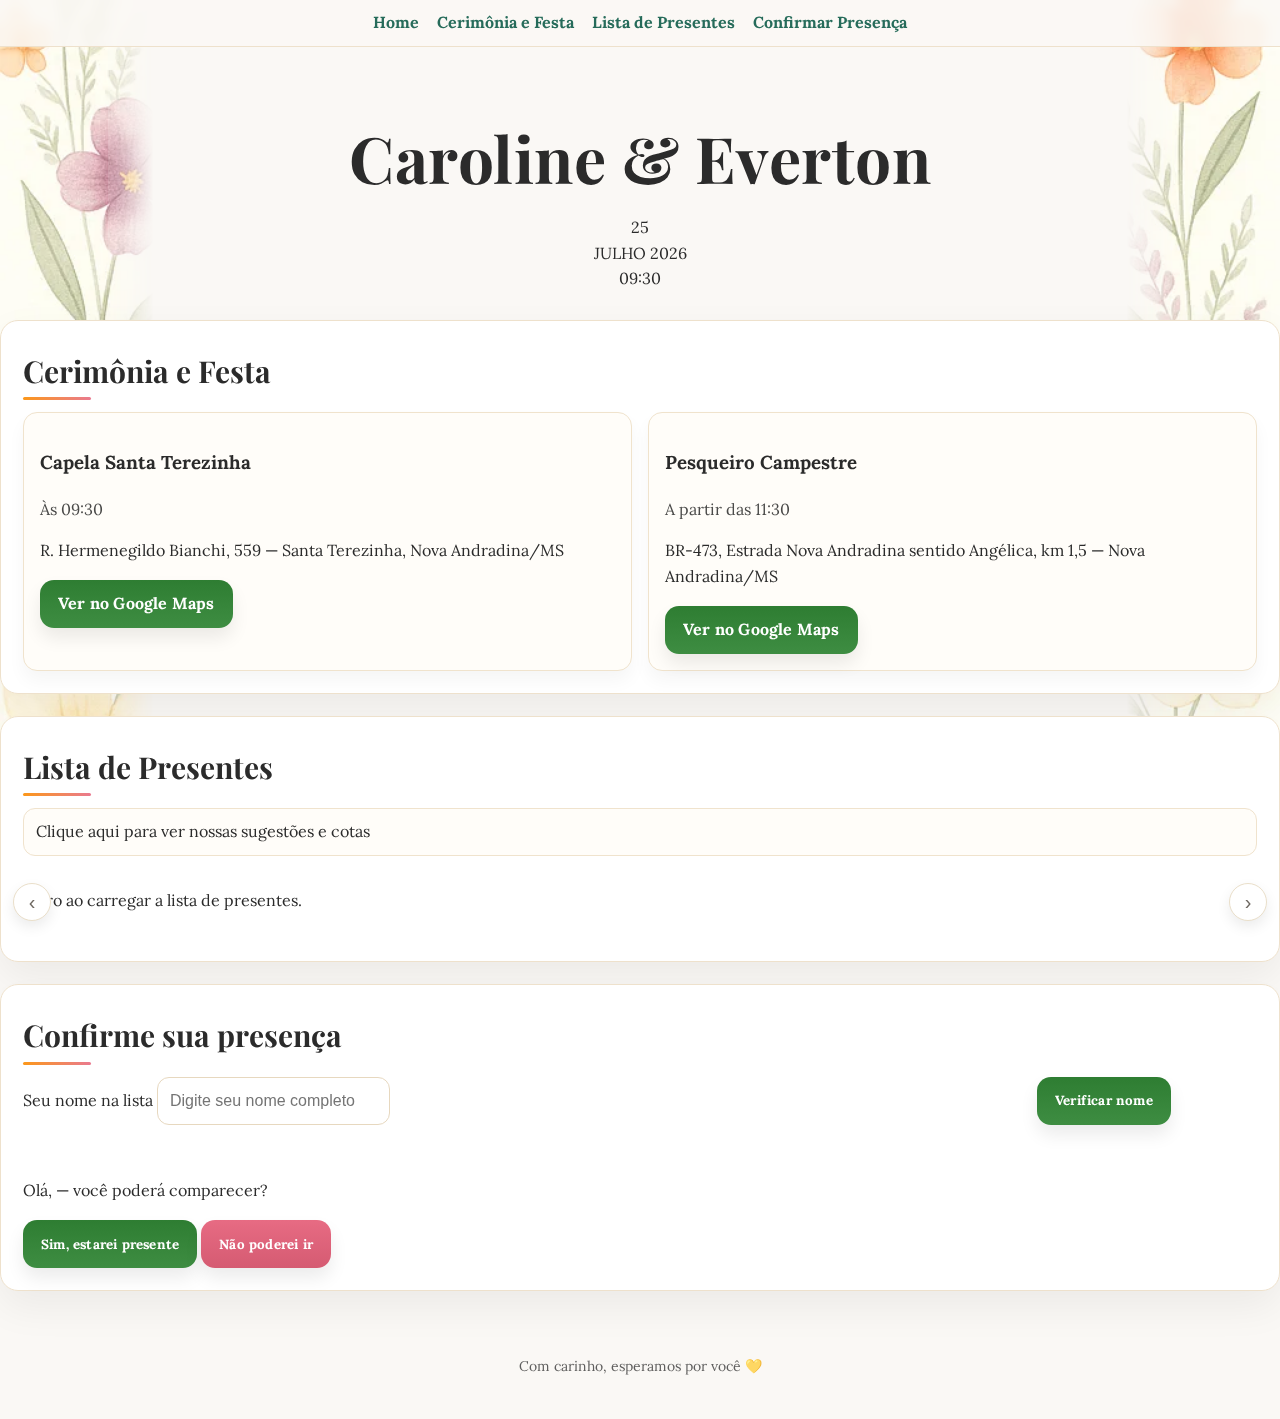
<file: index.html>
<!DOCTYPE html>
<html lang="pt-BR">
<head>
  <meta charset="utf-8" />
  <meta name="viewport" content="width=device-width, initial-scale=1" />
  <title>Everton & Caroline</title>

  <!-- Fonts -->
  <link href="https://fonts.googleapis.com/css2?family=Lora:wght@400;600&family=Playfair+Display:wght@500;700&display=swap" rel="stylesheet">
  <link rel="preload" as="image" href="/assets/fundo-casamento.webp" type="image/webp">
  <link rel="stylesheet" href="style.css" />
</head>
<body>

  <!-- Navegação fixa -->
  <nav class="topbar">
    <a href="#home">Home</a>
    <a href="#cerimonia">Cerimônia e Festa</a>
    <a href="#presentes">Lista de Presentes</a>
    <a href="#rsvp">Confirmar Presença</a>
  </nav>

  <!-- HERO / CABEÇALHO -->
<section class="hero">
  <h1 class="noivos">
    <span class="noiva">Caroline</span>
    <span class="e">&</span>
    <span class="noivo">Everton</span>
  </h1>

  <div class="data-badge" aria-label="Data do casamento">
    <span class="dia">25</span>
    <div class="miolo">
      <span class="mes">JULHO</span>
      <span class="ano">2026</span>
    </div>
    <span class="hora">09:30</span>
  </div>
</section>


    <!-- CERIMÔNIA E FESTA -->
    <section id="cerimonia" class="card">
      <h2 class="titulo-secao">Cerimônia e Festa</h2>

      <div class="grid-2">
        <div class="local-card">
          <h3>Capela Santa Terezinha</h3>
          <p class="sub">Às 09:30</p>
          <p>R. Hermenegildo Bianchi, 559 — Santa Terezinha, Nova Andradina/MS</p>
          <a class="btn btn-laranja" target="_blank" href="https://maps.google.com/?q=R.+Hermenegildo+Bianchi,+559,+Nova+Andradina,+MS">
            Ver no Google Maps
          </a>
        </div>

        <div class="local-card">
          <h3>Pesqueiro Campestre</h3>
          <p class="sub">A partir das 11:30</p>
          <p>BR-473, Estrada Nova Andradina sentido Angélica, km 1,5 — Nova Andradina/MS</p>
          <a class="btn btn-roxo" target="_blank" href="https://maps.google.com/?q=Pesqueiro+Campestre+Nova+Andradina+MS">
            Ver no Google Maps
          </a>
        </div>
      </div>
    </section>

    <!-- LISTA DE PRESENTES -->
    <section id="presentes" class="card">
      <h2 class="titulo-secao">Lista de Presentes</h2>

      <details class="lista-detalhes">
        <summary>Clique aqui para ver nossas sugestões e cotas</summary>
        <p class="subtle">
          Preparamos algumas sugestões com muito carinho para quem quiser nos presentear!
        </p>
      </details>

      <div class="carrossel-wrap">
        <button class="seta esquerda" aria-label="rolar para esquerda">‹</button>

        <div class="carrossel" id="carrossel-presentes" tabindex="0" aria-label="lista de presentes">
          <div class="presente">
            <img src="https://images.unsplash.com/photo-1580910051074-3eb694886505?q=80&w=640&auto=format&fit=crop" alt="Liquidificador">
            <h4>Liquidificador</h4>
            <p class="valor">Valor referência: R$ 199,00</p>
            <a class="btn btn-principal" href="#" target="_blank">Comprar na Loja</a>
          </div>

          <div class="presente">
            <img src="https://images.unsplash.com/photo-1601447182659-722fdce0f7b2?q=80&w=640&auto=format&fit=crop" alt="Jogo de Jantar">
            <h4>Jogo de Jantar</h4>
            <p class="valor">Valor referência: R$ 349,00</p>
            <a class="btn btn-amarelo" href="#" target="_blank">Comprar na Loja</a>
          </div>

          <div class="presente">
            <img src="https://images.unsplash.com/photo-1560343090-f0409e92791a?q=80&w=640&auto=format&fit=crop" alt="Panela">
            <h4>Panela</h4>
            <p class="valor">Valor referência: R$ 259,00</p>
            <a class="btn btn-rosa" href="#" target="_blank">Comprar na Loja</a>
          </div>

          <!-- Exemplos adicionais -->
          <div class="presente">
            <img src="https://images.unsplash.com/photo-1524758631624-e2822e304c36?q=80&w=640&auto=format&fit=crop" alt="Jogo de Toalhas">
            <h4>Jogo de Toalhas</h4>
            <p class="valor">Valor referência: R$ 189,00</p>
            <a class="btn btn-principal" href="#" target="_blank">Comprar na Loja</a>
          </div>

          <div class="presente">
            <img src="https://images.unsplash.com/photo-1582582621959-48d3a8d24b9e?q=80&w=640&auto=format&fit=crop" alt="Cafeteira">
            <h4>Cafeteira</h4>
            <p class="valor">Valor referência: R$ 329,00</p>
            <a class="btn btn-laranja" href="#" target="_blank">Comprar na Loja</a>
          </div>
        </div>

        <button class="seta direita" aria-label="rolar para direita">›</button>
      </div>
    </section>

    <!-- RSVP -->
    <section id="rsvp" class="card">
      <h2 class="titulo-secao">Confirme sua presença</h2>

      <div class="rsvp-linha">
        <div class="col">
          <label for="nomeInput" class="label">Seu nome na lista</label>
          <input id="nomeInput" type="text" class="input" placeholder="Digite seu nome completo" />
        </div>
        <div class="col col-botao">
          <label class="label sr-only">Verificar</label>
          <button id="checkNomeBtn" class="btn btn-principal w-100">Verificar nome</button>
        </div>
      </div>

      <p id="rsvp-message" class="rsvp-message"></p>

      <div id="rsvp-confirmation-area" class="confirm-area">
        <p class="confirm-pergunta">Olá, <strong id="convidado-nome"></strong> — você poderá comparecer?</p>
        <div class="botoes">
          <button id="btnSim" class="btn btn-sucesso">Sim, estarei presente</button>
          <button id="btnNao" class="btn btn-contraste">Não poderei ir</button>
        </div>
      </div>
    </section>

  </main>

  <footer class="rodape">
    <p>Com carinho, esperamos por você 💛</p>
  </footer>

  <!-- Acessibilidade: região para leitores de tela -->
  <div id="aria-live" aria-live="polite" class="sr-only"></div>

  <!-- Confete -->
  <div id="confetti-container" aria-hidden="true"></div>

  <script src="script.js"></script>
</body>
</html>
</file>
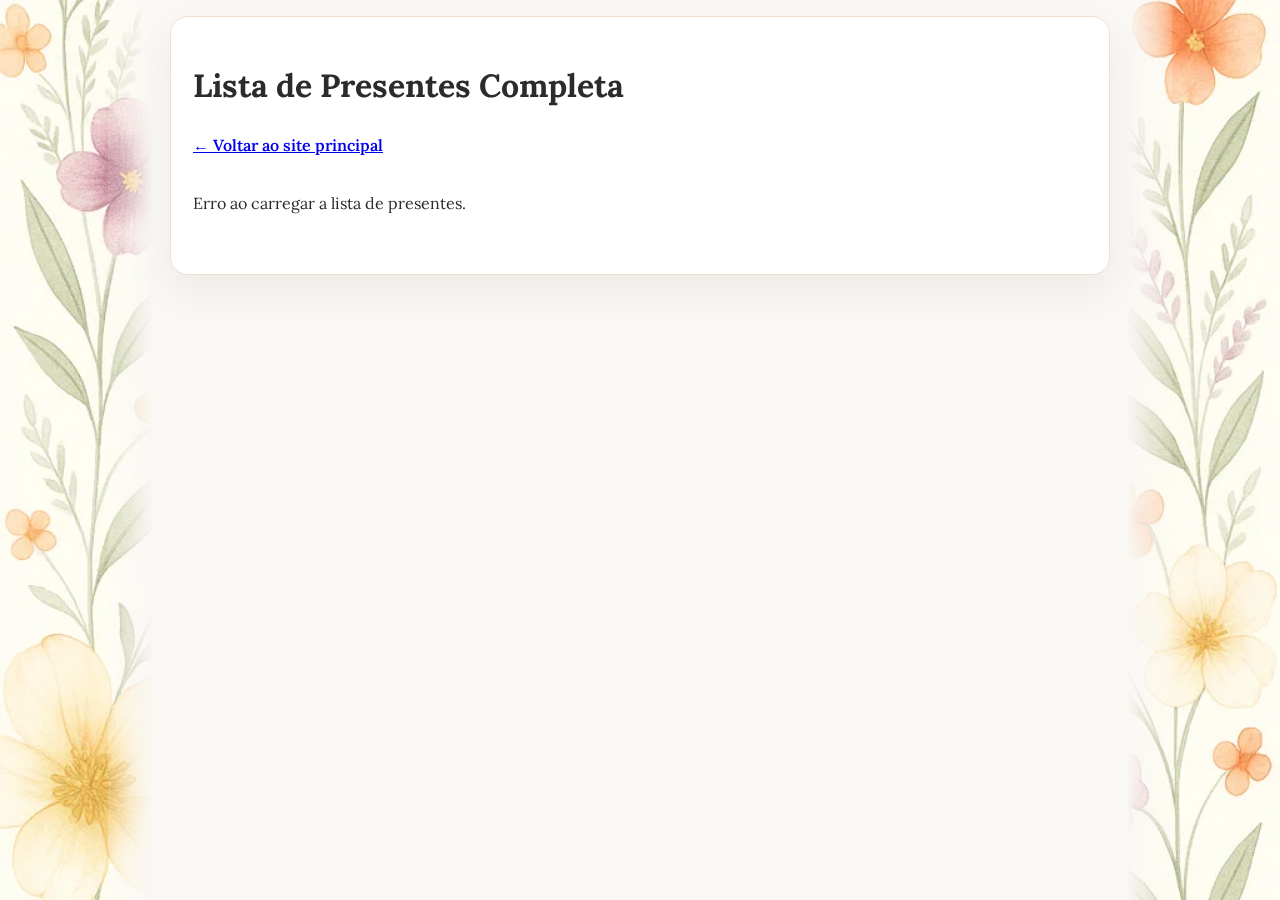
<file: presentes.html>
<!DOCTYPE html>
<html lang="pt-BR">
<head>
  <meta charset="utf-8" />
  <meta name="viewport" content="width=device-width, initial-scale=1" />
  <title>Lista de Presentes - Caroline & Everton</title>

  <link href="https://fonts.googleapis.com/css2?family=Lora:wght@400;600&family=Playfair+Display:wght@500;700&display=swap" rel="stylesheet">
  <link rel="stylesheet" href="style.css" />

  <style>
    /* Reusa o .gifts-wrapper mas força um layout de grid */
    .gifts-wrapper {
      display: grid !important; /* Força o grid */
      grid-template-columns: repeat(auto-fill, minmax(300px, 1fr));
      gap: 20px !important;
      overflow-x: hidden !important; /* Tira o scroll horizontal */
      padding-bottom: 20px !important;
      align-items: stretch !important; /* alturas iguais */
    }

    /* Esconde as setas de navegação nesta página */
    .gift-nav {
      display: none;
    }

    /* --- A CORREÇÃO DE ALINHAMENTO --- */

    /* Cartão de presente */
    #presentes .gift-card, .gift-card {
      display: flex !important;
      flex-direction: column !important;
      min-height: 420px !important; /* altura consistente */
      background: #fff;
      border: 1px solid #eee4d6;
      border-radius: 14px;
      box-shadow: 0 6px 22px rgba(0,0,0,.05);
      padding: 14px;
    }

    /* Container da Imagem padronizado (para alinhar) */
    #presentes .gift-card .gift-image, .gift-card .gift-image {
      width: 100%;
      height: 200px; /* Força a altura do container */
      background: #faf8f5; /* Cor de fundo para espaços vazios */
      border: 1px dashed #e7dccb; /* Linha sutil para caixas vazias */
      border-radius: 10px;
      margin-bottom: 12px;
      display: block;
      position: relative;
    }

    /* Texto de placeholder para caixas vazias */
    #presentes .gift-card .gift-image:empty::before, .gift-card .gift-image:empty::before {
      content: "Foto não disponível";
      position: absolute;
      top: 50%;
      left: 50%;
      transform: translate(-50%, -50%);
      color: #b0a89d;
      font-size: 0.9rem;
      font-weight: 600;
    }

    /* Imagem (se existir) preenche o container */
    #presentes .gift-card .gift-image img, .gift-card .gift-image img {
      width: 100%;
      height: 100%; /* Preenche os 200px do pai */
      object-fit: cover !important;
      border-radius: 10px;
      display: block;
      border: none; /* Remove a borda pontilhada se a img existir */
    }

    /* Botão sempre no rodapé do cartão */
    #presentes .gift-card .btn, .gift-card .btn {
      margin-top: auto !important;
      align-self: stretch;
      text-align: center;
    }

    /* Títulos e valores */
    #presentes .gift-card h4, .gift-card h4 { margin:6px 0 4px; font-size:1.05rem; }
    #presentes .gift-card .valor, .gift-card .valor { color:#6b6b6b; font-size:.95rem; }
    
    /* --- Adiciona o ESTILO DE BOTÃO + HOVER LARANJA --- */

    /* 1. Força o visual de botão verde (a base) */
    #presentes-grid-container .btn-principal {
      display: inline-flex !important;
      align-items: center !important;
      justify-content: center !important;
      gap: .5rem !important;
      min-height: 48px !important;
      padding: 0 18px !important;
      border: 0 !important;
      border-radius: 14px !important;
      text-decoration: none !important;
      font-weight: 700 !important;
      letter-spacing: .2px !important;

      /* Cores do botão verde */
      background: linear-gradient(180deg, #2e7d32, #3e8d42) !important;
      color: #fff !important;
      box-shadow: 0 10px 18px rgba(0,0,0,.08) !important;
      transition: all .2s ease !important;
    }

    /* 2. Adiciona o hover laranja */
    #presentes-grid-container .btn-principal:hover {
      background-color: #f27d3d !important; /* laranja */
      background-image: none !important;
      color: #ffffff !important;
      border-color: transparent !important;
      filter: none !important;
      transform: translateY(-1px) !important;
    }
  </style>
</head>
<body>

  <main class="conteudo">
    <section class="card">
      <h1 class="section-title">Lista de Presentes Completa</h1>
      <p><a href="index.html#presentes" style="font-weight: 600;">&larr; Voltar ao site principal</a></p>

      <div class="gifts-wrapper" id="presentes-grid-container">
        <p style="grid-column: 1 / -1;">Carregando presentes...</p>
      </div>
    </section>
  </main>

  <script src="script.js"></script>

  <script>
    // Roda assim que a página carregar
    document.addEventListener('DOMContentLoaded', () => {
      // Pega o container desta página
      const gridContainer = document.getElementById('presentes-grid-container');

      // Função adaptada da 'carregarPresentes' do seu script.js
      async function carregarPresentesGrid() {
        try {
          gridContainer.innerHTML = "<p style='grid-column: 1 / -1;'>Carregando presentes...</p>";

          const data = await chamarJsonp(
            { acao: "presentesListar" },
            "callbackPresentesGrid" // Usa um callback diferente para não conflitar
          );

          if (!data.ok) {
            gridContainer.innerHTML = "<p style='grid-column: 1 / -1;'>Não foi possível carregar a lista de presentes.</p>";
            console.error(data.error);
            return;
          }

          const presentes = data.presentes || [];

          if (!presentes.length) {
            gridContainer.innerHTML = "<p style='grid-column: 1 / -1;'>Todos os presentes já foram escolhidos! 💝</p>";
            return;
          }

          gridContainer.innerHTML = ""; // Limpa o "Carregando..."

          presentes.forEach((p) => {
            const card = document.createElement("article");
            card.className = "gift-card"; // Reusa a classe .gift-card

            // --- Início da Lógica de Cota ---
            let valorHtml = '';
            if (p.cota_sim === 'Sim' && p.cota_valor) {
              // É COTA
              const valorCotaNum = parseFloat(String(p.cota_valor).replace(',', '.'));
              const valorCotaFmt = isNaN(valorCotaNum) ? p.cota_valor : valorCotaNum.toLocaleString('pt-BR', { minimumFractionDigits: 2, maximumFractionDigits: 2 });
              
              valorHtml = `<p class="gift-value">Valor da cota: <strong>R$ ${valorCotaFmt}</strong></p>`;
              if (p.cota_desc) {
                valorHtml += `<p class"gift-cota-desc" style="font-size: 0.85rem; opacity: 0.8; margin-top: -5px;">${p.cota_desc}</p>`;
              }

            } else if (p.valor) {
              // É PRESENTE NORMAL
              const valorNumerico = parseFloat(String(p.valor).replace(',', '.'));
              const valorFormatado = isNaN(valorNumerico) ? p.valor : valorNumerico.toLocaleString('pt-BR', { minimumFractionDigits: 2, maximumFractionDigits: 2 });
              
              valorHtml = `<p class="gift-value">Valor aproximado: <strong>R$ ${valorFormatado}</strong></p>`;
            }

            // Lógica para o botão
            let botaoHtml = '';
            if (p.cota_sim === 'Sim' && p.url) {
              // É COTA -> Botão "Comprar Cota"
              botaoHtml = `<a href="${p.url}" class="btn btn-principal" target="_blank" rel="noopener">Comprar Cota</a>`;
            } else if (p.url) {
              // É PRESENTE NORMAL -> Botão "Abrir link"
              botaoHtml = `<a href="${p.url}" class="btn btn-principal" target="_blank" rel="noopener">Abrir link</a>`;
            }
            // --- Fim da Lógica de Cota ---

            // Monta o card
            card.innerHTML = `
              <div class="gift-image">
                ${p.foto ? `<img src="${p.foto}" alt="${p.item || "Presente"}" loading="lazy">` : ""}
              </div>
              <div class="gift-content">
                <h3>${p.item || "Presente"}</h3>
                ${valorHtml} 
                <p class="gift-code">
                  Código do presente: <strong>${p.codigo}</strong>
                </p>
                <div class="gift-actions">
                  ${botaoHtml}
                </div>
              </div>
            `;
            gridContainer.appendChild(card);
          });

        } catch (err) {
          console.error(err);
          gridContainer.innerHTML = "<p style='grid-column: 1 / -1;'>Erro ao carregar a lista de presentes.</p>";
        }
      }

      // Executa a função
      carregarPresentesGrid();
    });
  </script>

</body>
</html>
</file>
<file: style.css>
/* =========================
   VARS & RESET
========================= */
:root{
  --cor-fundo: #faf8f5;  /* centro */
  --cor-texto: #2b2b2b;

  /* Paleta */
  --verde: #2e7d32;
  --rosa: #e76b83;
  --amarelo: #f5c045;
  --roxo: #6f42c1;
  --laranja: #fb8c00;
  --branco: #ffffff;

  /* Largura e suavização das laterais florais */
  --largura-faixa: clamp(110px, 12vw, 220px);
  --borda-suave: 46px; /* quanto maior, mais suave a junção com o centro */
}

* { box-sizing: border-box; }
html, body { margin:0; padding:0; }
img { max-width:100%; display:block; }
button { cursor:pointer; border:none; }

/* =========================
   FUNDO + MOLDURA FLORAL
========================= */
html{
  background-color: var(--cor-fundo) !important;
  position: relative;
  min-height: 100%;
}

/* Moldura floral por cima, com FADE suave p/ o centro (sem corte) */
html::before{
  content: "";
  position: fixed;
  inset: 0;
  pointer-events: none;
  z-index: 0;

  /* Use WEBP (otimizado) — já com preload no HTML */
  background-image: url('/assets/fundo-casamento.webp');
  background-repeat: repeat-y;
  background-position: center top;
  background-size: cover;
  opacity: 1;

  /* Máscara com transição (fade) para o centro */
  -webkit-mask-image: linear-gradient(
    to right,
    #000 0,
    #000 calc(var(--largura-faixa) - var(--borda-suave)),
    rgba(0,0,0,0.85) calc(var(--largura-faixa) - var(--borda-suave)),
    rgba(0,0,0,0.0) var(--largura-faixa),
    rgba(0,0,0,0.0) calc(100% - var(--largura-faixa)),
    rgba(0,0,0,0.85) calc(100% - var(--largura-faixa) + var(--borda-suave)),
    #000 calc(100% - var(--largura-faixa) + var(--borda-suave)),
    #000 100%
  );
          mask-image: linear-gradient(
    to right,
    #000 0,
    #000 calc(var(--largura-faixa) - var(--borda-suave)),
    rgba(0,0,0,0.85) calc(var(--largura-faixa) - var(--borda-suave)),
    rgba(0,0,0,0.0) var(--largura-faixa),
    rgba(0,0,0,0.0) calc(100% - var(--largura-faixa)),
    rgba(0,0,0,0.85) calc(100% - var(--largura-faixa) + var(--borda-suave)),
    #000 calc(100% - var(--largura-faixa) + var(--borda-suave)),
    #000 100%
  );
}

@media (max-width: 768px){
  :root{
    --largura-faixa: clamp(74px, 9vw, 120px);
    --borda-suave: 28px;
  }
}

/* =========================
   TIPOGRAFIA & LAYOUT
========================= */
body{
  font-family: "Lora", serif;
  color: var(--cor-texto);
  background-color: transparent;
  line-height: 1.6;
  position: relative;
  z-index: 1; /* acima da moldura */
}

.topbar{
  position: sticky; top:0; z-index: 5;
  display:flex; gap:18px; justify-content:center; align-items:center;
  background: rgba(250,248,245,.86);
  backdrop-filter: blur(6px);
  border-bottom: 1px solid #eee1cc;
  padding: 10px 14px;
}
.topbar a{
  text-decoration:none; color:#266b5a; font-weight:700;
}
.topbar a:hover{ text-decoration: underline; }

.hero{
  padding: 60px 20px 28px;
  text-align: center;
}
.noivos{
  font-family: "Playfair Display", serif;
  font-size: clamp(36px, 5vw, 64px);
  margin: 0 0 6px;
  letter-spacing: .5px;
}
.frase{
  margin: 0 auto 24px;
  font-size: 16px;
  opacity: .8;
}

.contador{
  display:flex; gap:14px; justify-content:center; align-items:center;
  flex-wrap: wrap;
}
.timebox{
  background: #fff;
  border: 1px solid #eee1cc;
  box-shadow: 0 6px 16px rgba(0,0,0,.06);
  border-radius: 14px;
  padding: 12px 14px;
  min-width: 86px;
}
.timebox span{
  display:block; font-size: 28px; font-weight:700;
  font-family: "Playfair Display", serif;
}
.timebox small{
  opacity:.7; font-size:12px;
}

.conteudo{
  max-width: 980px;
  margin: 0 auto;
  padding: 16px 20px 56px;
}

.card{
  background: #ffffff;
  border: 1px solid #eee1cc;
  border-radius: 18px;
  box-shadow: 0 10px 28px rgba(0,0,0,.06);
  padding: 22px;
  margin-bottom: 22px;
}
.titulo-secao{
  font-family: "Playfair Display", serif;
  margin: 4px 0 12px;
  font-size: clamp(22px, 3.2vw, 30px);
}

/* Cerimônia e Festa */
.grid-2{
  display:grid; grid-template-columns: 1fr 1fr; gap:16px;
}
.local-card{
  background:#fffdf9; border:1px solid #f0e3cd; border-radius:14px;
  padding:16px; box-shadow: 0 10px 18px rgba(0,0,0,.04);
}
.local-card .sub{ opacity:.85; margin:.2rem 0 .6rem; }

/* Carrossel horizontal com snap */
.carrossel-wrap{
  position: relative;
  margin-top: 8px;
}
.carrossel{
  display: flex; gap: 16px; overflow-x: auto; padding: 8px 6px 10px;
  scroll-snap-type: x mandatory; scrollbar-width: thin;
}
.carrossel::-webkit-scrollbar{ height: 8px; }
.carrossel::-webkit-scrollbar-thumb{ background:#e7d8bf; border-radius:10px; }

.presente{
  background:#fff; border:1px solid #f0e3cd; border-radius:14px; padding:12px;
  box-shadow: 0 6px 16px rgba(0,0,0,.04);
  display:flex; flex-direction:column; gap:8px; align-items:flex-start;
  min-width: 260px; scroll-snap-align: start;
}
.presente img{ border-radius:12px; }
.presente .valor{ opacity:.8; margin:-4px 0 6px; }

.seta{
  position:absolute; top:50%; transform: translateY(-50%);
  width:36px; height:36px; border-radius:50%;
  background:#ffffff; border:1px solid #eadfca;
  box-shadow:0 6px 14px rgba(0,0,0,.08);
  font-size:20px; line-height:34px; text-align:center;
  color:#666; z-index:2;
}
.seta:hover{ filter:brightness(1.05); }
.seta.esquerda{ left:-10px; }
.seta.direita{ right:-10px; }

/* Dentro dos cards de presente, o botão ocupa a base e 100% da largura */
.presente{ display:flex; flex-direction:column; }
.presente .btn{ margin-top:auto; width:100%; }

.local-card .btn{ width: fit-content; } /* ou width:100% se preferir */

/* Botão ocupa toda a largura nos cards de presente */
#presentes .presente .btn { width:100%; }

/* Se preferir mapas em largura total, ligue a linha abaixo */
// #cerimonia .local-card .btn { width:100%; }





/* Inputs */
.input{
  height: 48px;                 /* mesma altura do .btn */
  padding: 10px 12px;
  border: 1px solid #e7d8bf;
  border-radius: 12px;
  background: #fff;
  font-size: 16px;
  outline: none;
}
.input:focus{
  border-color: #d8bf98;
  box-shadow: 0 0 0 3px rgba(216,191,152,.25);
}

/* Linha do RSVP (mantém seu grid) */
.rsvp-linha{
  display: grid;
  grid-template-columns: 1fr 220px;
  gap: 12px;
  align-items: end;
  margin-bottom: 12px;
}
@media (max-width: 640px){
  .rsvp-linha{ grid-template-columns: 1fr; }
  .col-botao .btn{ width:100%; }
}

/* =========================
   BOTÕES — look & feel único
========================= */
.btn,
a.btn {
  --bg: #2e7d32;          /* cor principal (muda nas variantes) */
  --bg2: #3e8d42;
  --txt: #fff;

  display: inline-flex;
  align-items: center;
  justify-content: center;
  gap: .5rem;

  min-height: 48px;        /* altura padrão */
  padding: 0 18px;
  border: 0;
  border-radius: 14px;

  background: linear-gradient(180deg, var(--bg), var(--bg2));
  color: var(--txt);
  text-decoration: none;    /* garante que <a> não sublinhe */
  font-family: inherit;     /* mesma fonte do site */
  font-weight: 700;
  letter-spacing: .2px;

  box-shadow: 0 10px 18px rgba(0,0,0,.08);
  transition: transform .05s ease, box-shadow .2s ease, filter .2s ease;
}
.btn:hover,
a.btn:hover { filter: brightness(1.03); box-shadow: 0 14px 24px rgba(0,0,0,.12); }
.btn:active,
a.btn:active { transform: translateY(1px); }
.btn:disabled,
a.btn:disabled { opacity:.6; cursor:not-allowed; }

/* Variantes na paleta do casamento */
.btn-principal { --bg:#2e7d32; --bg2:#3e8d42; }   /* verde */
.btn-sucesso   { --bg:#2e7d32; --bg2:#3e8d42; }
.btn-contraste { --bg:#e76b83; --bg2:#d55b72; }   /* rosa */
.btn-roxo      { --bg:#6f42c1; --bg2:#5b34a6; }
.btn-amarelo   { --bg:#f5c045; --bg2:#e3b53a; --txt:#3b2f0a; }
.btn-rosa      { --bg:#e76b83; --bg2:#d55b72; }
.btn-laranja   { --bg:#fb8c00; --bg2:#e67d00; }

/* Tamanhos opcionais (se quiser usar no futuro) */
.btn-sm { min-height: 40px; padding: 0 14px; border-radius: 12px; }
.btn-lg { min-height: 54px; padding: 0 22px; border-radius: 16px; }

/* Preenche a largura do container (usada nos cards) */
.btn-block { width: 100%; }


/* Mensagens RSVP */
.rsvp-message{
  margin-top:.6rem; padding:.8rem 1rem; border-radius:12px; font-weight:600;
}
.rsvp-message.info{    background:#fff7e6; color:#a56300; border:1px solid #ffd59e; }
.rsvp-message.success{ background:#eefcf1; color:#0f7a39; border:1px solid #b9ebc5; }
.rsvp-message.error{   background:#feeeee; color:#a12626; border:1px solid #f5bcbc; }
.rsvp-message.loading{ background:#eef4ff; color:#2f54eb; border:1px solid #adc6ff; }

/* Confete */
#confetti-container{ position:fixed; inset:0; pointer-events:none; overflow:hidden; z-index:9999; }
.confetti{ position:absolute; width:10px; height:14px; opacity:.92; animation:confetti-fall linear forwards; }
@keyframes confetti-fall{ to{ transform:translateY(110vh) rotate(720deg); opacity:.95; } }

/* Acessibilidade: apenas leitores de tela */
.sr-only{
  position:absolute!important; width:1px!important; height:1px!important;
  padding:0!important; margin:-1px!important; overflow:hidden!important;
  clip:rect(0,0,0,0)!important; white-space:nowrap!important; border:0!important;
}

/* Rodapé */
.rodape{
  text-align:center; padding: 28px 16px; opacity:.75; font-size: 14px;
}

/* Responsivo */
@media (max-width: 900px){
  .grid-2{ grid-template-columns: 1fr; }
}

/* Títulos com realce sutil */
.titulo-secao{
  position:relative;
  padding-bottom: .35rem;
}
.titulo-secao::after{
  content:"";
  position:absolute; left:0; bottom:0;
  width: 68px; height: 3px;
  border-radius: 3px;
  background: linear-gradient(90deg, #fb8c00, #e76b83);
  opacity:.9;
}

/* <summary> mais clicável e harmônico */
.lista-detalhes > summary{
  list-style:none;
  cursor:pointer;
  padding: 10px 12px;
  border-radius:12px;
  background:#fffdf9;
  border:1px solid #f0e3cd;
  transition: background .2s ease, border-color .2s ease;
}
.lista-detalhes[open] > summary{
  background:#fff8ee;
  border-color:#f0d5b3;
}

/* Sombra do card um pouco mais “cremosa” */
.card{
  background:#fff;
  border:1px solid #eee1cc;
  border-radius:18px;
  box-shadow: 0 16px 40px rgba(0,0,0,.06);
}

/* Setas do carrossel mais visíveis */
.seta{
  width:38px; height:38px;
  background:#fff; color:#6d6760;
  border:1px solid #eadfca;
}
.seta:hover{ color:#3a3a3a; }

/* ====== AJUSTE SOLICITADO NOS BOTÕES ====== */

/* Botões dos locais (Cerimônia e Festa) - fundo rosa ao passar o mouse */
#cerimonia .btn-laranja:hover,
#cerimonia .btn-roxo:hover {
  background-color: #e76786 !important; /* Rosa */
  color: #fff !important;
  border-color: transparent !important;
  transition: background-color 0.2s ease;
}

/* Botões da lista de presentes - fundo laranja ao passar o mouse */
#presentes .btn:hover {
  background-color: #f27d3d !important; /* Laranja */
  color: #fff !important;
  border-color: transparent !important;
  transition: background-color 0.2s ease;
}

/* ===== AJUSTE HOVER EXATAMENTE COMO PEDIDO ===== */

/* 1) CERIMÔNIA/FESTA → fundo ROSA no hover */
#cerimonia .card a.btn:hover,
#cerimonia .card button.btn:hover,
#cerimonia a.btn-maps:hover,
#cerimonia .btn:hover {
  background-color: #e76786 !important; /* rosa */
  background-image: none !important;
  color: #ffffff !important;
  border-color: transparent !important;
  filter: none !important;
  transition: background-color .2s ease, color .2s ease !important;
}

/* 2) LISTA DE PRESENTES → fundo LARANJA no hover */
#presentes .card a.btn:hover,
#presentes .card button.btn:hover,
#presentes .btn-gift:hover,
#presentes .btn:hover {
  background-color: #f27d3d !important; /* laranja */
  background-image: none !important;
  color: #ffffff !important;
  border-color: transparent !important;
  filter: none !important;
  transition: background-color .2s ease, color .2s ease !important;
}

/* ===== AJUSTE DE HOVER NO RSVP ===== */
#rsvp .btn:hover {
  background-color: #f5c04d !important; /* amarelo */
  color: #fff !important;
  border-color: transparent !important;
  transition: background-color 0.2s ease;
}
</file>
